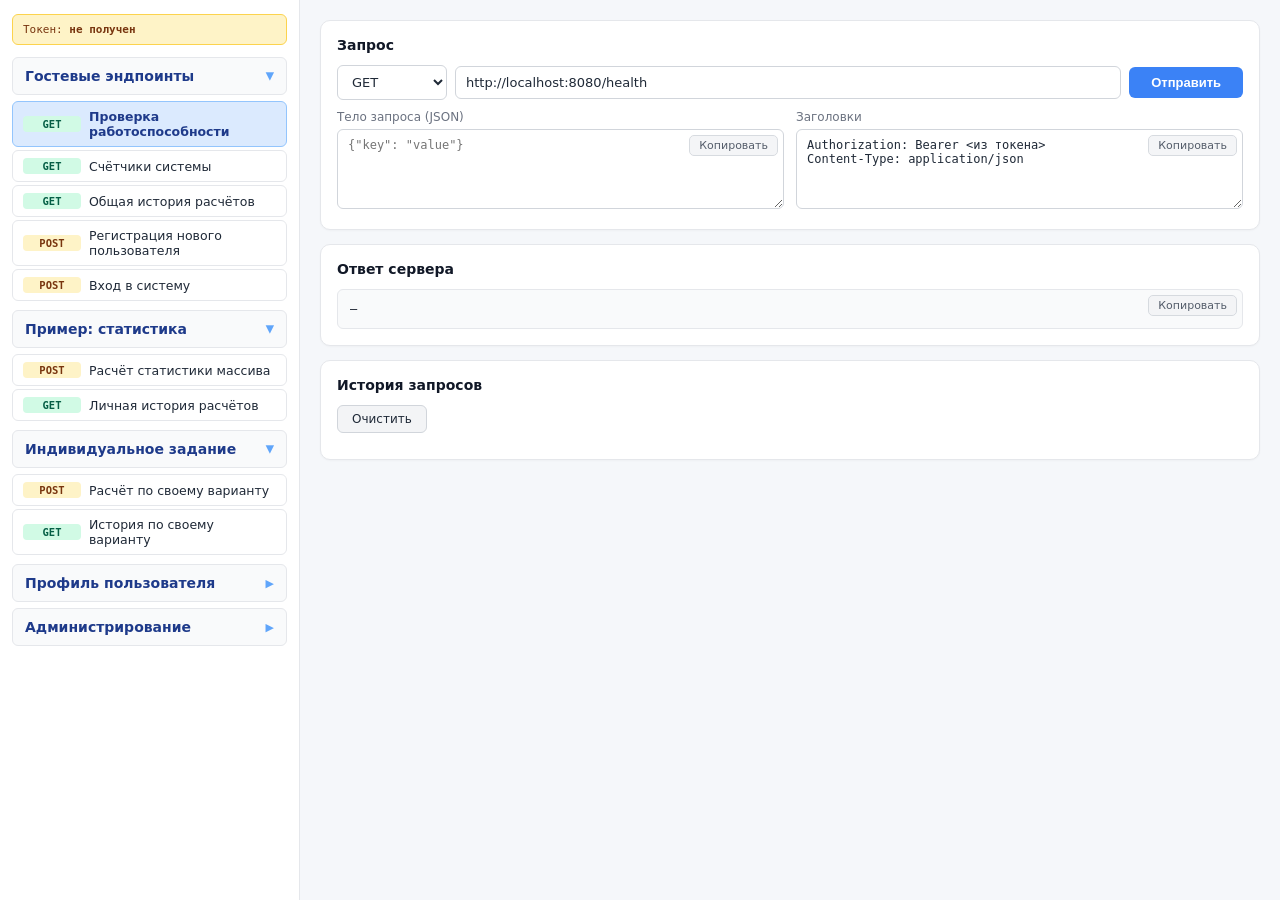
<file: frontend/index.html>
<!DOCTYPE html>
<html lang="ru">
<head>
<meta charset="UTF-8">
<title>Коллекция запросов</title>
<style>
  * { box-sizing: border-box; }
  body {
    font-family: system-ui, -apple-system, "Segoe UI", sans-serif;
    margin: 0; background: #f5f7fa; color: #1f2937;
    display: grid; grid-template-columns: 300px 1fr; height: 100vh;
  }
  aside {
    background: #ffffff; padding: 14px 12px; overflow-y: auto;
    border-right: 1px solid #e5e7eb;
  }
  aside .token-bar {
    background: #fef3c7; border: 1px solid #fcd34d;
    color: #78350f; padding: 8px 10px; border-radius: 6px;
    font-size: 11px; font-family: ui-monospace, Consolas, monospace;
    overflow: hidden; text-overflow: ellipsis; white-space: nowrap;
    margin-bottom: 12px;
  }
  aside .token-bar.ok { background: #d1fae5; border-color: #6ee7b7; color: #065f46; }
  aside .token-bar span { font-weight: 600; }

  .section { margin-bottom: 6px; }
  .section > header {
    display: flex; align-items: center; justify-content: space-between;
    padding: 10px 12px;
    background: #f9fafb; border: 1px solid #e5e7eb; border-radius: 6px;
    cursor: pointer; user-select: none;
    font-size: 14px; font-weight: 600; color: #1e3a8a;
    transition: background 0.12s;
  }
  .section > header:hover { background: #eff6ff; border-color: #bfdbfe; }
  .section > header .arrow {
    font-size: 11px; color: #60a5fa;
    transition: transform 0.18s ease;
  }
  .section.open > header .arrow { transform: rotate(90deg); }

  .section > .items {
    overflow: hidden; max-height: 0;
    transition: max-height 0.22s ease;
  }
  .section.open > .items { max-height: 500px; padding-top: 6px; }

  .section .items button {
    display: flex; align-items: center; gap: 8px;
    width: 100%; text-align: left;
    padding: 7px 10px; margin-bottom: 3px;
    background: #ffffff; color: #1f2937;
    border: 1px solid #e5e7eb; border-radius: 6px;
    cursor: pointer; font-size: 12.5px; font-family: inherit;
    transition: background 0.12s, border-color 0.12s;
  }
  .section .items button:hover { background: #f3f4f6; }
  .section .items button.active {
    background: #dbeafe; color: #1e3a8a;
    border-color: #93c5fd; font-weight: 600;
  }

  .method-tag {
    display: inline-block;
    min-width: 58px;
    padding: 2px 6px;
    border-radius: 4px;
    font-size: 10.5px;
    font-weight: 700;
    text-align: center;
    font-family: ui-monospace, Consolas, monospace;
    flex-shrink: 0;
  }
  .method-tag.get    { background: #d1fae5; color: #065f46; }
  .method-tag.post   { background: #fef3c7; color: #78350f; }
  .method-tag.put    { background: #ffedd5; color: #9a3412; }
  .method-tag.delete { background: #fee2e2; color: #991b1b; }

  main {
    padding: 20px; overflow-y: auto;
    display: flex; flex-direction: column; gap: 14px;
  }
  .card {
    background: #ffffff; border-radius: 10px; padding: 16px;
    border: 1px solid #e5e7eb; box-shadow: 0 1px 2px rgba(0,0,0,0.03);
  }
  .card h3 { margin: 0 0 12px; font-size: 14px; color: #111827; font-weight: 600; }

  input, select, textarea {
    background: #ffffff; color: #1f2937;
    border: 1px solid #d1d5db; border-radius: 6px;
    padding: 8px 10px; font-family: inherit; font-size: 13px; width: 100%;
    transition: border-color 0.12s, box-shadow 0.12s;
  }
  input:focus, select:focus, textarea:focus {
    outline: none; border-color: #3b82f6;
    box-shadow: 0 0 0 3px rgba(59,130,246,0.12);
  }
  textarea {
    min-height: 80px;
    font-family: ui-monospace, Consolas, monospace;
    font-size: 12px; resize: vertical;
  }

  .row { display: flex; gap: 8px; align-items: center; margin-bottom: 10px; }
  .row > select { width: 110px; }
  .row > input  { flex: 1; }
  .row > button {
    padding: 8px 22px; background: #3b82f6; color: #ffffff;
    border: none; border-radius: 6px; cursor: pointer;
    font-weight: 600; font-size: 13px; transition: background 0.12s;
  }
  .row > button:hover { background: #2563eb; }

  .grid-2 { display: grid; grid-template-columns: 1fr 1fr; gap: 12px; }
  label { display: block; font-size: 12px; color: #6b7280; margin-bottom: 5px; font-weight: 500; }

  .status {
    display: inline-block; padding: 4px 10px; border-radius: 6px;
    font-weight: 600; font-size: 13px;
  }
  .status.ok   { background: #d1fae5; color: #065f46; }
  .status.warn { background: #fef3c7; color: #78350f; }
  .status.err  { background: #fee2e2; color: #991b1b; }

  pre {
    background: #f9fafb; border: 1px solid #e5e7eb; padding: 12px;
    border-radius: 6px; font-family: ui-monospace, Consolas, monospace;
    font-size: 12px; overflow-x: auto; margin: 0;
    white-space: pre-wrap; word-break: break-word; color: #111827;
  }

  .toolbar { display: flex; gap: 8px; }
  .toolbar button {
    padding: 6px 14px; background: #f3f4f6; color: #1f2937;
    border: 1px solid #d1d5db; border-radius: 6px; cursor: pointer;
    font-size: 12px; font-family: inherit;
  }
  .toolbar button:hover { background: #e5e7eb; }

  .copy-wrap { position: relative; }
  .copy-wrap .copy-btn {
    position: absolute; top: 6px; right: 6px;
    padding: 3px 9px;
    background: #f3f4f6; color: #374151;
    border: 1px solid #d1d5db; border-radius: 5px;
    font-size: 11px; font-family: inherit; cursor: pointer;
    opacity: 0.85; transition: background 0.12s, opacity 0.12s;
    z-index: 1;
  }
  .copy-wrap .copy-btn:hover { background: #e5e7eb; opacity: 1; }
  .copy-wrap .copy-btn.copied {
    background: #d1fae5; color: #065f46; border-color: #6ee7b7;
  }
  .copy-wrap > textarea, .copy-wrap > pre { padding-right: 110px; }

  #history > div {
    padding: 7px 0; border-bottom: 1px solid #f3f4f6;
    font-family: ui-monospace, Consolas, monospace;
    font-size: 13px; color: #374151;
    display: flex; gap: 12px; align-items: baseline;
  }
  #history > div .ts { color: #6b7280; font-size: 12px; min-width: 145px; }
  #history > div .method { font-weight: 700; color: #1e3a8a; min-width: 60px; }
  #history > div .url { color: #374151; flex: 1; word-break: break-all; }
  #history > div .code { font-weight: 700; }
  #history > div .code.ok   { color: #059669; }
  #history > div .code.warn { color: #d97706; }
  #history > div .code.err  { color: #dc2626; }

  #history > div .copy-line {
    padding: 2px 8px;
    background: #f3f4f6; color: #374151;
    border: 1px solid #d1d5db; border-radius: 5px;
    font-size: 11px; cursor: pointer; font-family: inherit;
    transition: background 0.12s;
  }
  #history > div .copy-line:hover { background: #e5e7eb; }
  #history > div .copy-line.copied {
    background: #d1fae5; color: #065f46; border-color: #6ee7b7;
  }

  #history > .curl-details {
    padding: 6px 0 8px 0;
    border-bottom: 1px solid #f3f4f6;
  }
  #history > .curl-details pre {
    background: #f9fafb; border: 1px solid #e5e7eb;
    padding: 10px 12px; margin: 0; border-radius: 6px;
    font-family: ui-monospace, Consolas, monospace;
    font-size: 12px; color: #111827;
    white-space: pre-wrap; word-break: break-all;
    cursor: text;
  }
</style>
</head>
<body>

<aside>
  <div class="token-bar" id="token-bar">
    Токен: <span id="token-display">не получен</span>
  </div>

  <div class="section open">
    <header onclick="toggleSection(this)">
      <span>Гостевые эндпоинты</span><span class="arrow">▶</span>
    </header>
    <div class="items">
      <button onclick="loadPreset('health')"><span class="method-tag get">GET</span>Проверка работоспособности</button>
      <button onclick="loadPreset('counters')"><span class="method-tag get">GET</span>Счётчики системы</button>
      <button onclick="loadPreset('history')"><span class="method-tag get">GET</span>Общая история расчётов</button>
      <button onclick="loadPreset('register')"><span class="method-tag post">POST</span>Регистрация нового пользователя</button>
      <button onclick="loadPreset('login')"><span class="method-tag post">POST</span>Вход в систему</button>
    </div>
  </div>

  <div class="section open">
    <header onclick="toggleSection(this)">
      <span>Пример: статистика</span><span class="arrow">▶</span>
    </header>
    <div class="items">
      <button onclick="loadPreset('calc')"><span class="method-tag post">POST</span>Расчёт статистики массива</button>
      <button onclick="loadPreset('works-hist')"><span class="method-tag get">GET</span>Личная история расчётов</button>
    </div>
  </div>

  <div class="section open">
    <header onclick="toggleSection(this)">
      <span>Индивидуальное задание</span><span class="arrow">▶</span>
    </header>
    <div class="items">
      <button onclick="loadPreset('calc-ind')"><span class="method-tag post">POST</span>Расчёт по своему варианту</button>
      <button onclick="loadPreset('works-hist-ind')"><span class="method-tag get">GET</span>История по своему варианту</button>
    </div>
  </div>

  <div class="section">
    <header onclick="toggleSection(this)">
      <span>Профиль пользователя</span><span class="arrow">▶</span>
    </header>
    <div class="items">
      <button onclick="loadPreset('profile')"><span class="method-tag get">GET</span>Профиль текущего пользователя</button>
      <button onclick="loadPreset('refresh')"><span class="method-tag post">POST</span>Продлить срок действия токена</button>
      <button onclick="loadPreset('logout')"><span class="method-tag post">POST</span>Выход из системы</button>
    </div>
  </div>

  <div class="section">
    <header onclick="toggleSection(this)">
      <span>Администрирование</span><span class="arrow">▶</span>
    </header>
    <div class="items">
      <button onclick="loadPreset('users-list')"><span class="method-tag get">GET</span>Список всех пользователей</button>
      <button onclick="loadPreset('users-pass')"><span class="method-tag put">PUT</span>Сменить пароль пользователя</button>
      <button onclick="loadPreset('users-del')"><span class="method-tag delete">DELETE</span>Удалить пользователя</button>
      <button onclick="loadPreset('admin-stats')"><span class="method-tag get">GET</span>Системный журнал (логи)</button>
      <button onclick="loadPreset('fleet-tests')">20 тестов автопарка</button>
      <button onclick="loadPreset('run-tests')"><span class="method-tag get">GET</span>Запустить встроенные тесты</button>
    </div>
  </div>
</aside>

<main>
  <div class="card">
    <h3>Запрос</h3>
    <div class="row">
      <select id="method">
        <option>GET</option>
        <option>POST</option>
        <option>PUT</option>
        <option>DELETE</option>
      </select>
      <input id="url" placeholder="/api/v1.1/..." value="/health">
      <button onclick="send()">Отправить</button>
    </div>
    <div class="grid-2">
      <div>
        <label>Тело запроса (JSON)</label>
        <div class="copy-wrap">
          <button class="copy-btn" onclick="copyField('body', this)">Копировать</button>
          <textarea id="body" placeholder='{"key": "value"}'></textarea>
        </div>
      </div>
      <div>
        <label>Заголовки</label>
        <div class="copy-wrap">
          <button class="copy-btn" onclick="copyField('headers', this)">Копировать</button>
          <textarea id="headers" readonly>Authorization: Bearer &lt;из токена&gt;
Content-Type: application/json</textarea>
        </div>
      </div>
    </div>
  </div>

  <div class="card">
    <h3>Ответ сервера</h3>
    <div id="status-box" style="margin-bottom:10px;"></div>
    <div class="copy-wrap">
      <button class="copy-btn" onclick="copyField('response', this)">Копировать</button>
      <pre id="response">—</pre>
    </div>
  </div>

  <div class="card">
    <h3>История запросов</h3>
    <div class="toolbar">
      <button onclick="clearHistory()">Очистить</button>
    </div>
    <div id="history" style="margin-top:10px;"></div>
  </div>
</main>

<script>
const BASE = "http://localhost:8080";
const API  = BASE + "/api/v1.1";

let token = localStorage.getItem("token") || "";

function toggleSection(header) {
  header.parentElement.classList.toggle("open");
}

function updateTokenUI() {
  const bar  = document.getElementById("token-bar");
  const disp = document.getElementById("token-display");
  if (token) {
    bar.classList.add("ok");
    disp.textContent = token.slice(0, 24) + "…";
  } else {
    bar.classList.remove("ok");
    disp.textContent = "не получен";
  }
}

const PRESETS = {
  "health":   { method: "GET", url: BASE + "/health", body: "" },
  "counters": { method: "GET", url: API + "/counters", body: "" },
  "history":  { method: "GET", url: API + "/history?limit=10", body: "" },
  "register": {
    method: "POST", url: API + "/auth/register",
    body: JSON.stringify({username: "alice", password: "secret123"}, null, 2)
  },
  "login": {
    method: "POST", url: API + "/auth/login",
    body: JSON.stringify({username: "user1", password: "user1"}, null, 2)
  },
  "calc": {
    method: "POST", url: API + "/works/calc",
    body: JSON.stringify({data: [1, 2, 3, 4, 5]}, null, 2)
  },
  "works-hist": { method: "GET", url: API + "/works/history?limit=10", body: "" },
  "calc-ind": {
    method: "POST", url: API + "/works/calc-individual",
    body: JSON.stringify({
      total_vehicles: 20,
      active_vehicles_day: 15,
      total_fuel_consumed: 300,
      total_km_driven: 3000,
      average_fuel_price: 1.5
    }, null, 2)
  },
  "works-hist-ind": {
    method: "GET", url: API + "/works/history-individual?limit=10", body: ""
  },
  "profile": { method: "GET",  url: API + "/auth/profile", body: "" },
  "refresh": { method: "POST", url: API + "/auth/refresh", body: "" },
  "logout":  { method: "POST", url: API + "/auth/logout",  body: "" },
  "users-list": { method: "GET", url: API + "/auth/users", body: "" },
  "users-pass": {
    method: "PUT", url: API + "/auth/users/password",
    body: JSON.stringify({username: "alice", new_password: "newpass123"}, null, 2)
  },
  "users-del": {
    method: "DELETE", url: API + "/auth/users",
    body: JSON.stringify({username: "alice"}, null, 2)
  },
  "admin-stats": { method: "GET", url: API + "/admin/stats", body: "" },
  "fleet-tests": { method: "GET", url: API + "/admin/run-tests-individual", body: "" },
  "run-tests":   { method: "GET", url: API + "/admin/run-tests", body: "" }
};

function loadPreset(name) {
  const p = PRESETS[name];
  if (!p) return;
  document.getElementById("method").value = p.method;
  document.getElementById("url").value    = p.url;
  document.getElementById("body").value   = p.body;
  document.getElementById("response").textContent = "—";
  document.getElementById("status-box").innerHTML = "";

  document.querySelectorAll("aside button").forEach(b => b.classList.remove("active"));
  const btn = [...document.querySelectorAll("aside button")]
    .find(b => b.getAttribute("onclick") === `loadPreset('${name}')`);
  if (btn) btn.classList.add("active");
}

function copyText(text, btn) {
  navigator.clipboard.writeText(text).then(() => {
    const old = btn.textContent;
    btn.textContent = "✓";
    btn.classList.add("copied");
    setTimeout(() => {
      btn.textContent = old;
      btn.classList.remove("copied");
    }, 1000);
  }).catch(() => {
    const ta = document.createElement("textarea");
    ta.value = text;
    document.body.appendChild(ta);
    ta.select();
    try { document.execCommand("copy"); } catch {}
    document.body.removeChild(ta);
  });
}

function copyField(elementId, btn) {
  const el = document.getElementById(elementId);
  if (!el) return;
  const text = (el.value !== undefined) ? el.value : el.textContent;
  navigator.clipboard.writeText(text).then(() => {
    const old = btn.textContent;
    btn.textContent = "✓ Скопировано";
    btn.classList.add("copied");
    setTimeout(() => {
      btn.textContent = old;
      btn.classList.remove("copied");
    }, 1200);
  }).catch(() => {
    const ta = document.createElement("textarea");
    ta.value = text;
    document.body.appendChild(ta);
    ta.select();
    try { document.execCommand("copy"); } catch {}
    document.body.removeChild(ta);
  });
}

function buildCurl(method, url, body, token) {
  const parts = [`curl.exe -X ${method} "${url}"`];
  parts.push(`-H "Content-Type: application/json"`);
  if (token) parts.push(`-H "Authorization: Bearer ${token}"`);
  if (body && method !== "GET") {
    const escaped = body.replace(/"/g, '\\"').replace(/\r?\n/g, "");
    parts.push(`-d "${escaped}"`);
  }
  return parts.join(" ");
}

async function send() {
  const method = document.getElementById("method").value;
  const url    = document.getElementById("url").value;
  const body   = document.getElementById("body").value.trim();

  const headers = { "Content-Type": "application/json" };
  if (token) headers["Authorization"] = "Bearer " + token;

  const opts = { method, headers };
  if (body && method !== "GET") opts.body = body;

  const statusBox = document.getElementById("status-box");
  const respBox   = document.getElementById("response");
  statusBox.innerHTML = '<span class="status warn">…</span>';
  respBox.textContent = "Ожидание…";

  const t0 = performance.now();
  try {
    const res  = await fetch(url, opts);
    const ms   = Math.round(performance.now() - t0);
    const text = await res.text();

    let cls = "ok";
    if (res.status >= 400) cls = "warn";
    if (res.status >= 500) cls = "err";
    statusBox.innerHTML =
      `<span class="status ${cls}">${res.status} ${res.statusText}</span> ` +
      `<span style="font-size:12px;color:#6b7280;">${ms} мс</span>`;

    try { respBox.textContent = JSON.stringify(JSON.parse(text), null, 2); }
    catch { respBox.textContent = text; }

    if (url.endsWith("/auth/login") && res.ok) {
      try {
        const data = JSON.parse(text);
        if (data.token) {
          token = data.token;
          localStorage.setItem("token", token);
          updateTokenUI();
        }
      } catch {}
    }

    if (url.endsWith("/auth/logout") && res.ok) {
      token = "";
      localStorage.removeItem("token");
      updateTokenUI();
    }

    addHistory(method, url, res.status, buildCurl(method, url, body, token));
  } catch (e) {
    statusBox.innerHTML = '<span class="status err">Ошибка сети</span>';
    respBox.textContent = String(e);
    addHistory(method, url, "ERR", buildCurl(method, url, body, token));
  }
}

function addHistory(method, url, status, curlCmd) {
  const box = document.getElementById("history");

  const now = new Date();
  const pad = n => String(n).padStart(2, "0");
  const ts = `${pad(now.getDate())}.${pad(now.getMonth() + 1)}.${now.getFullYear()} ` +
             `${pad(now.getHours())}:${pad(now.getMinutes())}:${pad(now.getSeconds())}`;

  let codeCls = "ok";
  if (status === "ERR" || status >= 500) codeCls = "err";
  else if (status >= 400)                 codeCls = "warn";

  const details = document.createElement("div");
  details.className = "curl-details";
  details.style.display = "none";
  details.innerHTML = `<pre>${curlCmd.replace(/</g, "&lt;")}</pre>`;

  const row = document.createElement("div");
  row.innerHTML =
    `<span class="ts">${ts}</span>` +
    `<span class="method">${method}</span>` +
    `<span class="url">${url}</span>` +
    `<span class="code ${codeCls}">→ ${status}</span>`;

  const curlBtn = document.createElement("button");
  curlBtn.className = "copy-line";
  curlBtn.textContent = "curl";
  curlBtn.title = "Скопировать команду curl";
  curlBtn.onclick = () => copyText(curlCmd, curlBtn);
  row.appendChild(curlBtn);

  const urlBtn = document.createElement("button");
  urlBtn.className = "copy-line";
  urlBtn.textContent = "URL";
  urlBtn.title = "Скопировать только URL";
  urlBtn.onclick = () => copyText(url, urlBtn);
  row.appendChild(urlBtn);

  row.addEventListener("click", ev => {
    if (ev.target.tagName === "BUTTON") return;
    details.style.display = details.style.display === "none" ? "block" : "none";
  });

  box.prepend(details);
  box.prepend(row);

  while (box.children.length > 40) box.removeChild(box.lastChild);
}

function clearHistory() { document.getElementById("history").innerHTML = ""; }

updateTokenUI();
loadPreset("health");

document.getElementById("url").addEventListener("keydown", e => {
  if (e.key === "Enter") send();
});
</script>
</body>
</html>
</file>
